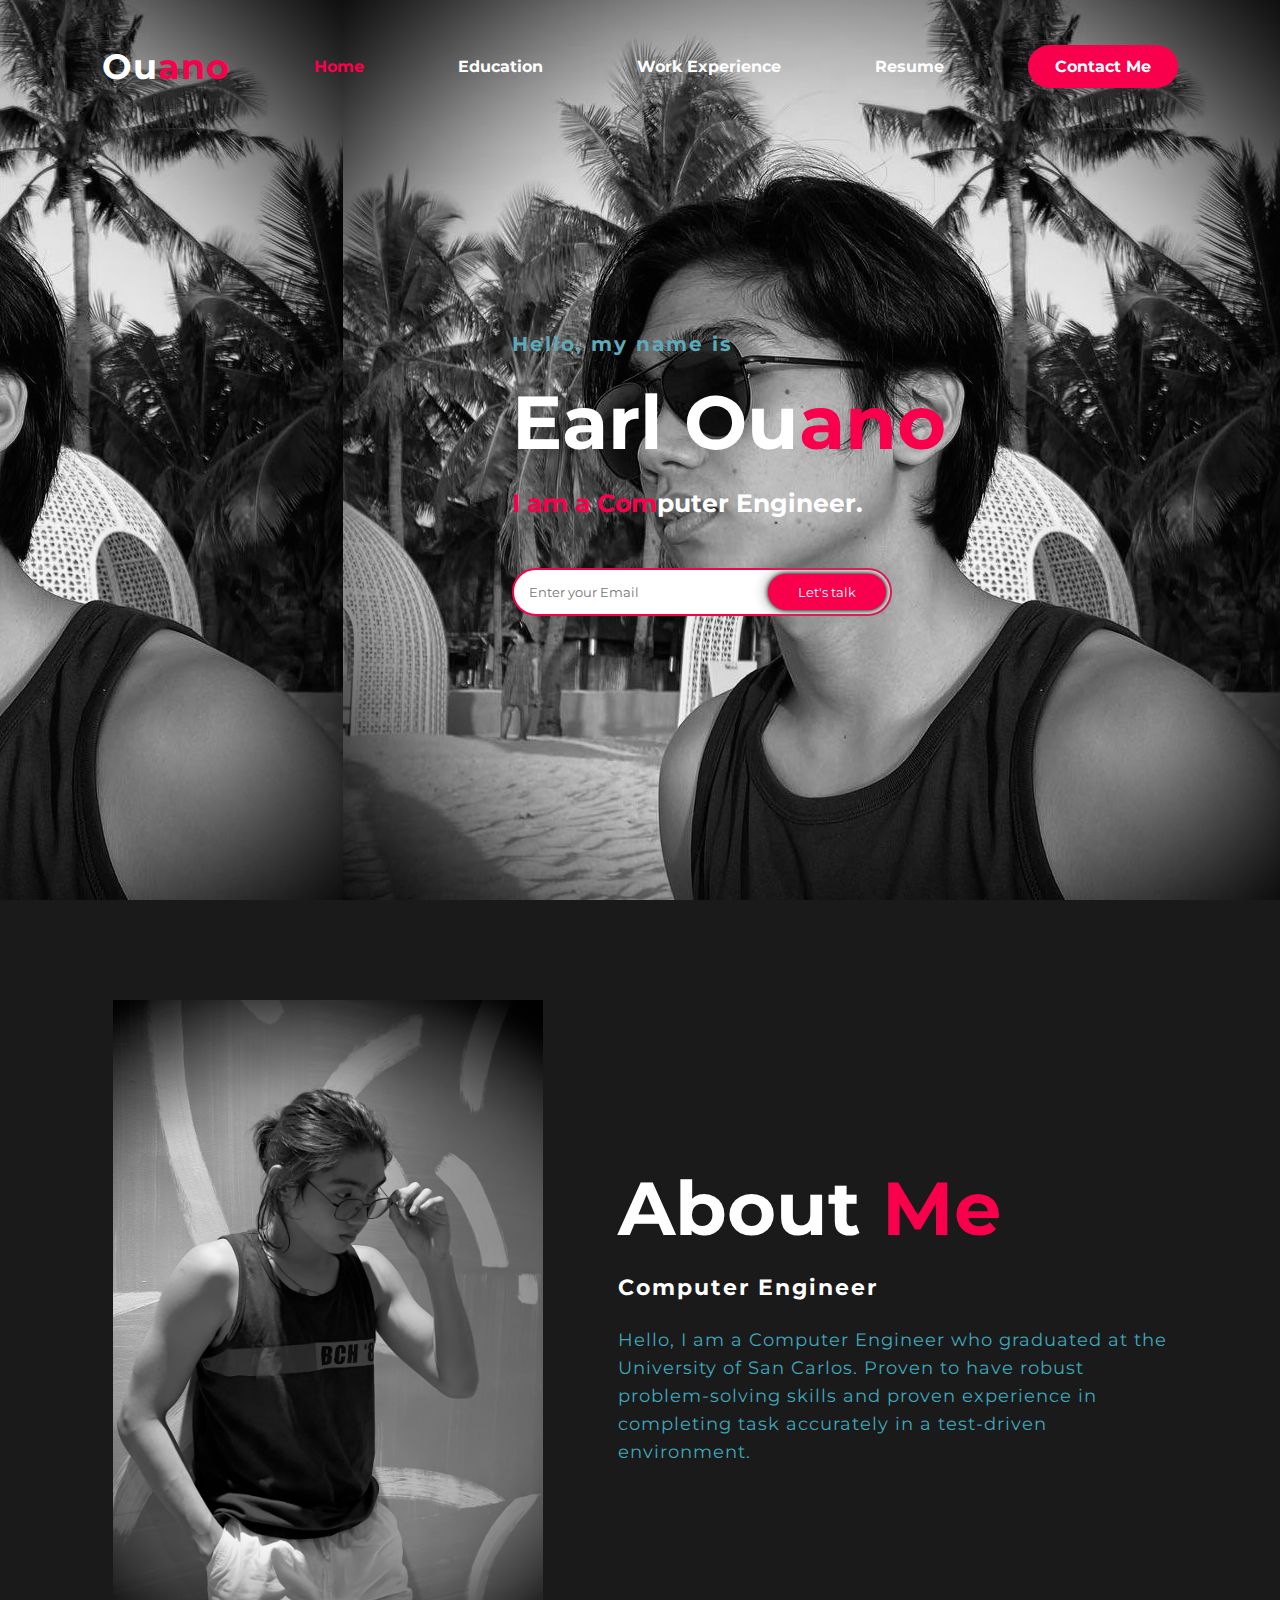
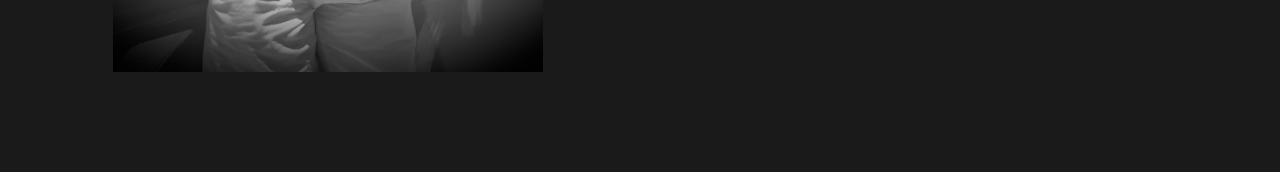
<file: index.html>
<!DOCTYPE html>
<html>
<head>
    <title>Index</title>
    <link rel="stylesheet" type="text/css" href="style.css">
    <link href="https://fonts.googleapis.com/css2?family=Josefin+Sans:ital,wght@0,100;0,200;0,300;0,400;0,500;0,600;0,700;1,100;1,200;1,300;1,400;1,500;1,600;1,700&display=swap" rel="stylesheet">
    <link rel="stylesheet" href="https://cdnjs.cloudflare.com/ajax/libs/font-awesome/5.15.3/css/all.min.css" integrity="sha512-iBBXm8fW90+nuLcSKlbmrPcLa0OT92xO1BIsZ+ywDWZCvqsWgccV3gFoRBv0z+8dLJgyAHIhR35VZc2oM/gI1w==" crossorigin="anonymous" referrerpolicy="no-referrer" />

</head>
<body>
    <!----start hero section-->
    <div class="hero">
        <nav>
            <h2 class="logo">Ou<span>ano</span></h2>
            <ul>
                <li><a class="active" href="#">Home</a></li>
                <li><a href="education.html">Education</a></li>
                <li><a href="work.html">Work Experience</a></li>
                <li><a href="resume.html">Resume</a></li>
            </ul>
            <a href="tel:(63) 999 847 6050" class="btn">Contact Me</a>
        </nav>

        <div class="content">
            <h4>Hello, my name is</h4>
            <h1>Earl Ou<span>ano</span></h1>
            <h3><span>I am a Com</span>puter Engineer.</h3>
            <div class="newslatter">
                <form id="contact-form" method="post" action="contact-form-handler.php">
                    <input type="email" name="email" id="mail" placeholder="Enter your Email">
                    <input type="submit" name="submit" value="Let's talk">
                </form>
            </div>
        </div>
    </div>
    <!----end hero section-->

    <!----Start About Me section-->
    <section class="about">
        <div class="main">
            <img src="aboutme.jpg">
            <div class="about-me-text">
                <h2>About <span>Me</span></h2>
                <h5>Computer Engineer</h5>
                <p> Hello, I am a Computer Engineer who graduated at the 
                    University of San Carlos. Proven to have robust 
                    problem-solving skills and proven experience 
                    in completing task accurately in a 
                    test-driven environment. </p>
            </div>
        </div>
    </section>
    <!----End About Me section-->

    
</body>
</html>
</file>
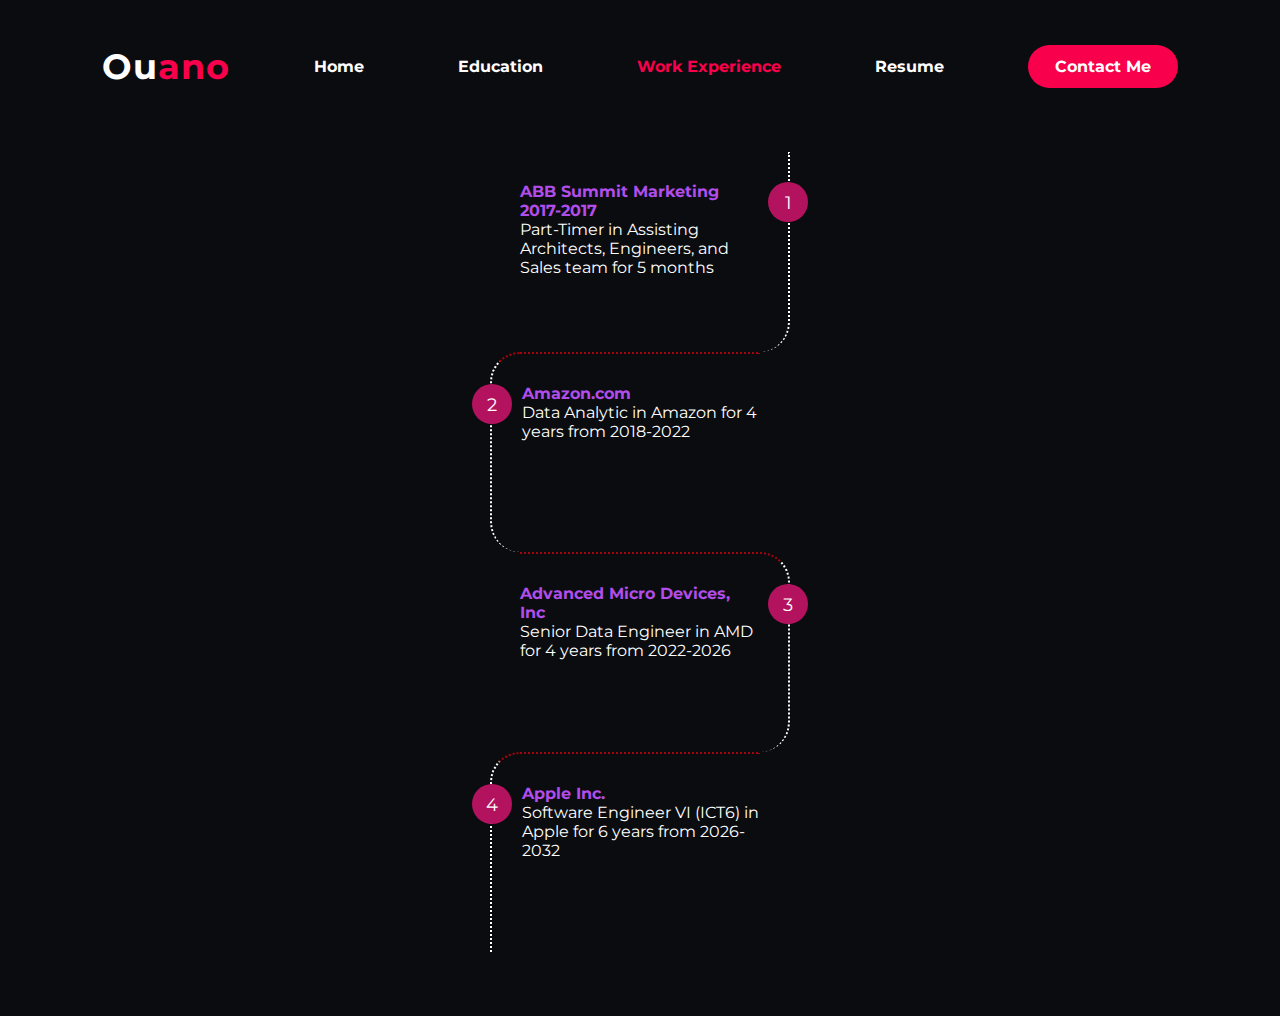
<file: work.html>
<!DOCTYPE html>
<html>
<head>
    <title>Education</title>
    <link rel="stylesheet" type="text/css" href="style.css">
    <link href="https://fonts.googleapis.com/css2?family=Josefin+Sans:ital,wght@0,100;0,200;0,300;0,400;0,500;0,600;0,700;1,100;1,200;1,300;1,400;1,500;1,600;1,700&display=swap" rel="stylesheet">
    <link rel="stylesheet" href="https://cdnjs.cloudflare.com/ajax/libs/font-awesome/5.15.3/css/all.min.css" integrity="sha512-iBBXm8fW90+nuLcSKlbmrPcLa0OT92xO1BIsZ+ywDWZCvqsWgccV3gFoRBv0z+8dLJgyAHIhR35VZc2oM/gI1w==" crossorigin="anonymous" referrerpolicy="no-referrer" />

</head>
<body class="WorkBod">
    <nav>
        <h2 class="logo">Ou<span>ano</span></h2>
        <ul class="nav-list">
            <li><a href="index.html">Home</a></li>
            <li><a href="education.html">Education</a></li>
            <li><a class="active" href="#">Work Experience</a></li>
            <li><a href="resume.html" target="_blank">Resume</a></li>
        </ul>
        <a href="tel:(63) 999 847 6050" class="btn">Contact Me</a>
    </nav>    

    <!----start section-->
    
    <div class="divBod">
      <p class="pBod"><b class="WorkName">ABB Summit Marketing 2017-2017</b><br>Part-Timer in Assisting Architects, Engineers, and Sales team for 5 months</p>
      <p class="pBod"><b class="WorkName">Amazon.com</b><br>Data Analytic in Amazon for 4 years from 2018-2022</p>
      <p class="pBod"><b class="WorkName">Advanced Micro Devices, Inc</b><br>Senior Data Engineer in AMD for 4 years from 2022-2026</p>
      <p class="pBod"><b class="WorkName">Apple Inc.</b><br>Software Engineer VI (ICT6) in Apple for 6 years from 2026-2032</p>
    </div>
  
  
        <!----end start section-->
    
</body>
</html>
</file>
<file: style.css>
@import url('https://fonts.googleapis.com/css2?family=Montserrat:wght@400;500;700&display=swap');
@import url("https://fonts.googleapis.com/css2?family=PT+Sans&display=swap");

*{
    padding: 0;
    margin: 0;
    font-family: 'Josefin Sans', sans-serif;
    box-sizing: border-box;
}

 /*start of index*/
.hero{
    height: 100vh;
    width: 100%;
    background-image: url(profile.jpg);
    background-size: auto;
    background-position: right;
}
nav{
    display: flex;
    align-items: center;
    justify-content: space-between;
    padding-top: 45px;
    padding-left: 8%;
    padding-right: 8%;
}
.logo{
    color: white;
    font-size: 35px;
    letter-spacing: 1px;
    cursor: pointer;
}
span{
    color: #f9004d;
}
nav ul li{
    list-style-type: none;
    display: inline-block;
    padding: 10px 25px;
}
nav ul li a{
    color: white;
    padding: 20px;
    text-decoration: none;
    font-weight: bold;

}
nav ul li a:hover{
    color: #f9004d;
    transition: 0.4s;
}
nav ul li a.active{
  color: #f9004d;
  transition: 0.4s;
}
.btn{
    background-color: #f9004d;
    color: white;
    text-decoration: none;
    border: 2px solid transparent;
    font-weight: bold;
    padding: 10px 25px;
    border-radius: 30px;
    transition: transform 0.4s;
}

.btn:hover{
    transform: scale(1.2);
}
.content{
    position: absolute;
    top: 50%;
    left: 40%;
    transform: translateY(-50%);
}
h1{
    color:white;
    margin: 20px 0px 20px;
    font-size: 75px;
}
h3{
    color: white;
    font-size: 25px;
    margin-bottom: 50px;
}
h4{
    color: #5dabba;
    letter-spacing: 2px;
    font-size: 20px;
}
.newslatter form{
    width: 380px;
    max-width: 100%;
    position: absolute;
}
.newslatter form input:first-child{
    display: inline-block;
    width: 100%;
    padding: 14px 130px 14px 15px;
    border: 2px solid #f9004d;
    border-radius: 30px;
}
.newslatter form input:last-child{
    position: absolute;
    display: inline-block;
    outline: none;
    border: none;
    padding: 10px 30px;
    border-radius: 30px;
    background-color: #f9004d;
    color: white;
    box-shadow: 0px 0px 5px #000, 0px 0px 15px #858585;
    top: 6px;
    right: 6px;
}
.about{
    width: 100%;
    padding: 100px 0px;
    background-color: #1b1a1a;
}
.about img{
    height: auto;
    width: 430px;
}
.about-me-text{
    width: 550px;
}
.main{
    width: 1130px;
    max-width: 95%;
    margin: 0 auto;
    display: flex;
    align-items: center;
    justify-content: space-around;
}
.about-me-text h2{
    color: white;
    font-size: 75px;
    text-transform: capitalize;
    margin-bottom: 20px;
}
.about-me-text h5{
    color: white;
    letter-spacing: 2px;
    font-size: 22px;
    margin-bottom: 25px;
    text-transform: capitalize;
}
.about-me-text p{
    color: #3ea8bd;
    letter-spacing: 1px;
    line-height: 28px;
    font-size: 18px;
    margin-bottom: 45px;
    justify-content: center;
}
 /*End of index*/



/*Start of Education*/
.educationalBod {
  background: #19121a;
}

.containerEd {
  background: #232931;
  width: 940px;
  height: 800px;
  margin: 0 auto;
  position: relative;
  margin-top: 1%;
  box-shadow: 2px 5px 20px rgba(119, 119, 119, 0.5);
}

.rightbox {
  padding: 0em 34rem 0em 0em;
  height: 100%;
}

.rb-container {
  font-family: "PT Sans", sans-serif;
  width: 50%;
  margin: auto;
  display: block;
  position: relative;
}

.rb-container ul.rb {
  margin: 2.9em 0;
  padding: 0;
  display: inline-block;
}

.rb-container ul.rb li {
  list-style: none;
  margin: auto;
  margin-left: 10em;
  min-height: 50px;
  border-left: 1px dashed #fff;
  padding: 0 0 50px 30px;
  position: relative;
}

.rb-container ul.rb li:last-child {
  border-left: 0;
}

.rb-container ul.rb li::before {
  position: absolute;
  left: -18px;
  top: -5px;
  content: " ";
  border: 8px solid rgba(255, 255, 255, 1);
  border-radius: 500%;
  background: #50d890;
  height: 20px;
  width: 20px;
  transition: all 500ms ease-in-out;
}

.rb-container ul.rb li:hover::before {
  border-color: #232931;
  transition: all 1000ms ease-in-out;
}

ul.rb li .timestamp {
  color: #50d890;
  position: relative;
  width: 100px;
  font-size: 12px;
}

.item-title {
  color: #fff;
}

.containerEd-3 {
  width: 5em;
  vertical-align: right;
  white-space: nowrap;
  position: absolute;
}

/*End of Education*/



/*Start of Work*/
.WorkBod { 
  background: #0b0c0f;
}
.divBod {
  width: 300px;
  margin: auto;
  margin-top: 5%;
  margin-bottom: 5%;
}
.pBod {
  height: 200px;
  color: #fff;
  border-top: 2px dotted;
  border-color: rgba(255, 0, 13, 0.623);
  margin:0; padding: 30px;
  counter-increment: section;
  position: relative;
}
.pBod:nth-child(even):before {
  content: counter(section);
  right: 100%; 
  margin-right: -20px;
  position: absolute;
  border-radius: 50%;
  padding: 10px;
  height: 20px;
  width: 20px;
  background-color: rgb(179, 19, 94);
  text-align:center;
  color: white;
  font-size: 110%;
}
.pBod:nth-child(odd):before {
  content: counter(section);
  left: 100%; 
  margin-left: -20px;
  position: absolute;
  border-radius: 50%;
  padding: 10px;
  height: 20px;
  width: 20px;
  background-color: rgb(179, 19, 94);
  text-align:center;
  color: rgb(255, 255, 255);
  font-size: 110%;
}
.pBod:nth-child(even) {
  border-left: 2px dotted;
  border-top-left-radius: 30px;
  border-bottom-left-radius: 30px;
  margin-right: 30px; 
  padding-right: 0;
}
.pBod:nth-child(odd) {
  border-right: 2px dotted;
  border-top-right-radius: 30px;
  border-bottom-right-radius: 30px;
  margin-left: 30px; 
  padding-left: 0;
}
.pBod:first-child {
  border-top: 0;
  border-top-right-radius:0;
  border-top-left-radius:0;
}
.pBod:last-child {
  border-bottom-right-radius:0;
  border-bottom-left-radius:0;
}
.divBod .pBod .WorkName{
  color: #b14eeb;
}
/*End of Work*/



/*Start of Resume*/
 * {
    margin: 0;
    padding: 0;
    box-sizing: border-box;
    list-style: none;
    font-family: "Montserrat", sans-serif;
  }
  
  .ResumeBody {
    background: #585c68;
    font-size: 14px;
    line-height: 22px;
    color: #555555;
  }
  
  .bold {
    font-weight: 700;
    font-size: 20px;
    text-transform: uppercase;
  }
  
  .semi-bold {
    font-weight: 500;
    font-size: 16px;
  }
  .ResumePic {
    margin-top: 5%;
    margin-left: 5%;
    border-radius: 50%;
    width: 250px;
  }
  .resume {
    width: 800px;
    height: auto;
    display: flex;
    margin: 50px auto;
  }
  
  .resume .resume_left {
    width: 280px;
    background: #5d3475;
  }
  
  .resume .resume_left .resume_profile {
    width: 100%;
    height: 280px;
  }
  
  .resume .resume_left .resume_profile img {
    width: 100%;
    height: 100%;
  }
  
  .resume .resume_left .resume_content {
    padding: 0 25px;
  }
  
  .resume .title {
    margin-bottom: 20px;
  }
  
  .resume .resume_left .bold {
    color: #fff;
  }
  
  .resume .resume_left .regular {
    color: #b1eaff;
  }
  
  .resume .resume_item {
    padding: 25px 0;
    border-bottom: 2px solid #08252f;
  }
  
  .resume .resume_left .resume_item:last-child,
  .resume .resume_right .resume_item:last-child {
    border-bottom: 0px;
  }
  
  .resume .resume_left ul li {
    display: flex;
    margin-bottom: 10px;
    align-items: center;
  }
  
  .resume .resume_left ul li:last-child {
    margin-bottom: 0;
  }
  
  .resume .resume_left ul li .icon {
    width: 35px;
    height: 35px;
    background: #fff;
    color: #453869;
    border-radius: 50%;
    margin-right: 15px;
    font-size: 16px;
    position: relative;
  }
  
  .resume .icon i,
  .resume .resume_right .resume_hobby ul li i {
    position: absolute;
    top: 50%;
    left: 50%;
    transform: translate(-50%, -50%);
  }
  
  .resume .resume_left ul li .data {
    color: #c3b1ff;
  }
  
  .resume .resume_left .resume_skills ul li {
    display: flex;
    margin-bottom: 10px;
    color: #b1eaff;
    justify-content: space-between;
    align-items: center;
  }
  
  .resume .resume_left .resume_skills ul li .skill_name {
    width: 25%;
  }
  
  .resume .resume_left .resume_skills ul li .skill_progress {
    width: 60%;
    margin: 0 5px;
    height: 5px;
    background: #252c6e;
    position: relative;
  }
  
  .resume .resume_left .resume_skills ul li .skill_per {
    width: 15%;
  }
  
  .resume .resume_left .resume_skills ul li .skill_progress span {
    position: absolute;
    top: 0;
    left: 0;
    height: 100%;
    background: #fff;
  }
  
  .resume .resume_left .resume_social .semi-bold {
    color: #fff;
    margin-bottom: 3px;
  }
  
  .resume .resume_right {
    width: 520px;
    background: #fff;
    padding: 25px;
  }
  
  .resume .resume_right .bold {
    color: #0e5bd8;
  }
  
  .resume .resume_right .resume_work ul,
  .resume .resume_right .resume_education ul {
    padding-left: 40px;
    overflow: hidden;
  }
  
  .resume .resume_right ul li {
    position: relative;
  }
  
  .resume .resume_right ul li .date {
    font-size: 16px;
    font-weight: 500;
    margin-bottom: 15px;
  }
  
  .resume .resume_right ul li .info {
    margin-bottom: 20px;
  }
  
  .resume .resume_right ul li:last-child .info {
    margin-bottom: 0;
  }
  
  .resume .resume_right .resume_work ul li:before,
  .resume .resume_right .resume_education ul li:before {
    content: "";
    position: absolute;
    top: 5px;
    left: -25px;
    width: 6px;
    height: 6px;
    border-radius: 50%;
    border: 2px solid #3324b9;
  }
  
  .resume .resume_right .resume_work ul li:after,
  .resume .resume_right .resume_education ul li:after {
    content: "";
    position: absolute;
    top: 14px;
    left: -21px;
    width: 2px;
    height: 93px;
    background: #2f356e;
  }
  
  .resume .resume_right .resume_hobby ul {
    display: flex;
    justify-content: space-between;
  }
  
  .resume .resume_right .resume_hobby ul li {
    width: 80px;
    height: 80px;
    border: 2px solid #5d0bf4;
    border-radius: 50%;
    position: relative;
    color: #2f356e;
  }
  
  .resume .resume_right .resume_hobby ul li i {
    font-size: 30px;
  }
  
  .resume .resume_right .resume_hobby ul li:before {
    content: "";
    position: absolute;
    top: 40px;
    right: -20px;
    width: 19px;
    height: 3px;
    background: #5d0bf4;
  }
  
  .resume .resume_right .resume_hobby ul li:last-child:before {
    display: none;
  }
  .resumeCellNum {
    text-decoration: none;
    color: #c3b1ff;
  }
  .resumelink {
    text-decoration: none;
    color: #3ea8bd;
  }
  /*End of Resume*/
</file>
